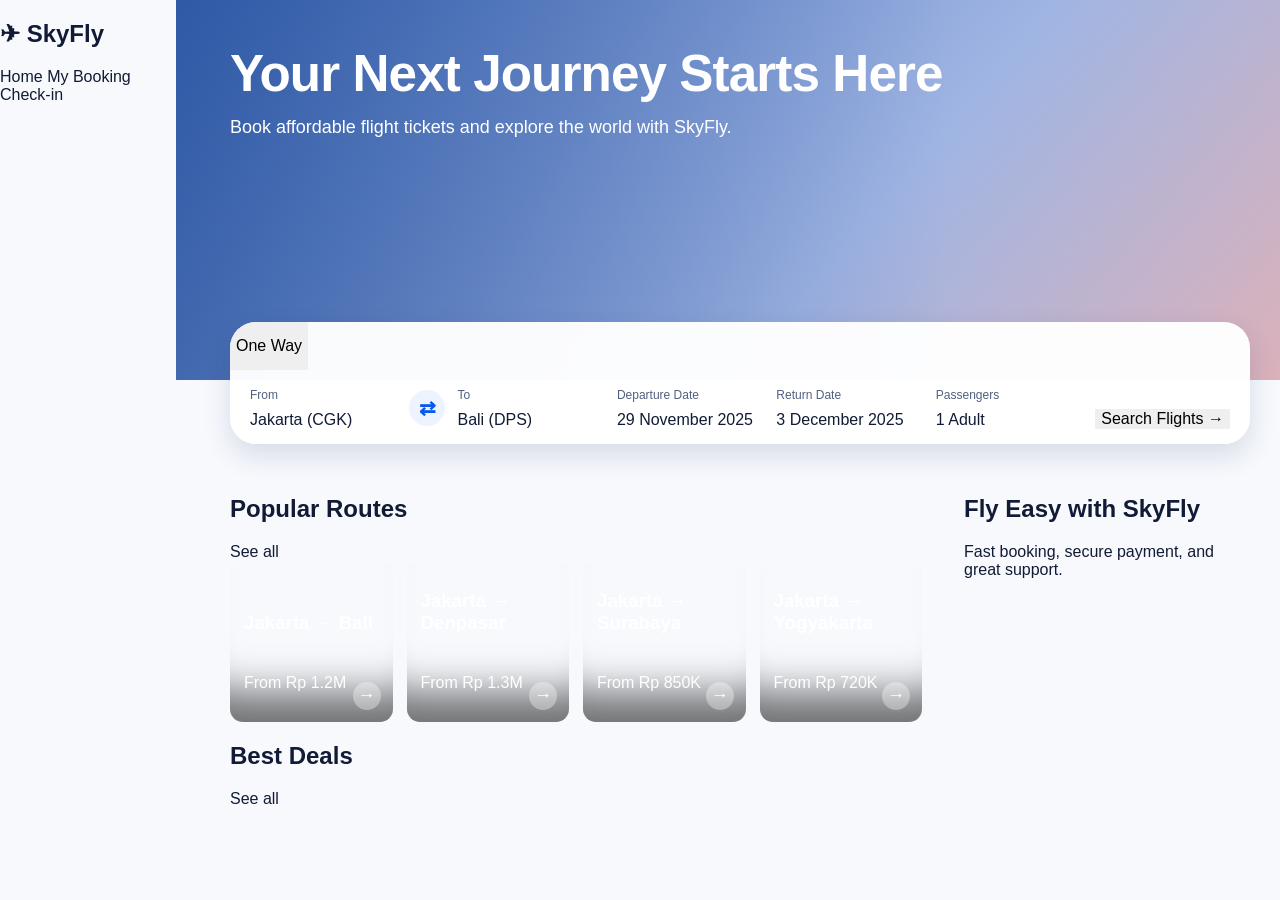
<file: LandingPage.html>
<!DOCTYPE html>
<html lang="id">
<head>
    <meta charset="UTF-8">
    <meta name="viewport" content="width=device-width, initial-scale=1.0">
    <title>SkyFly - Book Flights</title>
    <link rel="stylesheet" href="layout.css">
</head>
<body>

    <div class="app">

        <!-- Sidebar -->
        <aside class="sidebar">
            <h2 class="brand">✈ SkyFly</h2>

            <a href="#" class="active">Home</a>
            <a href="#">My Booking</a>
            <a href="#">Check-in</a>
        </aside>

        <!-- Main Content -->
        <main class="main">

            <!-- Header -->
          <section class="hero"> 

                <div class="hero-overlay">
                <div class="navbar">
               
          </div>

        <h1>Your Next Journey Starts Here</h1>
        <p>Book affordable flight tickets and explore the world with SkyFly.</p>
    </div>

</section>


            <!-- Flight Search -->
            <section class="search">

                <div class="tabs">
                    <button class="Oneway">One Way</button>
                </div>

                <div class="form">

                    <div class="field">
                        <label>From</label>
                        <span id="from">Jakarta (CGK)</span>
                    </div>

                    <button class="swap" id="swap">⇄</button>

                    <div class="field">
                        <label>To</label>
                        <span id="to">Bali (DPS)</span>
                    </div>

                    <div class="field">
                        <label>Departure Date</label>
                        <span>29 November 2025</span>
                    </div>

                    <div class="field">
                        <label>Return Date</label>
                        <span>3 December 2025</span>
                    </div>

                    <div class="field">
                        <label>Passengers</label>
                        <span>1 Adult</span>
                    </div>

                    <button class="search-button">Search Flights →</button>

                </div>
            </section>

            <!-- Popular Routes -->
            <section class="content">

                <div class="left-content">

                    <div class="section-title">
                        <h2>Popular Routes</h2>
                        <a href="#">See all</a>
                    </div>

                    <div class="routes">

                        <div class="route">
                            <h3>Jakarta → Bali</h3>
                            <p>From Rp 1.2M</p>
                        </div>

                        <div class="route">
                            <h3>Jakarta → Denpasar</h3>
                            <p>From Rp 1.3M</p>
                        </div>

                        <div class="route">
                            <h3>Jakarta → Surabaya</h3>
                            <p>From Rp 850K</p>
                        </div>

                        <div class="route">
                            <h3>Jakarta → Yogyakarta</h3>
                            <p>From Rp 720K</p>
                        </div>

                    </div>

                    <!-- Best Deals -->
                    <div class="section-title">
                        <h2>Best Deals</h2>
                        <a href="#">See all</a>
                    </div>

                    <div id="deals"></div>

                </div>

                <!-- Information -->
                <aside class="info">
                    <h2>Fly Easy with SkyFly</h2>
                    <p>Fast booking, secure payment, and great support.</p>
                </aside>

            </section>

        </main>
    </div>

    <script src="interactive.js"></script>
</body>
</html>
</file>
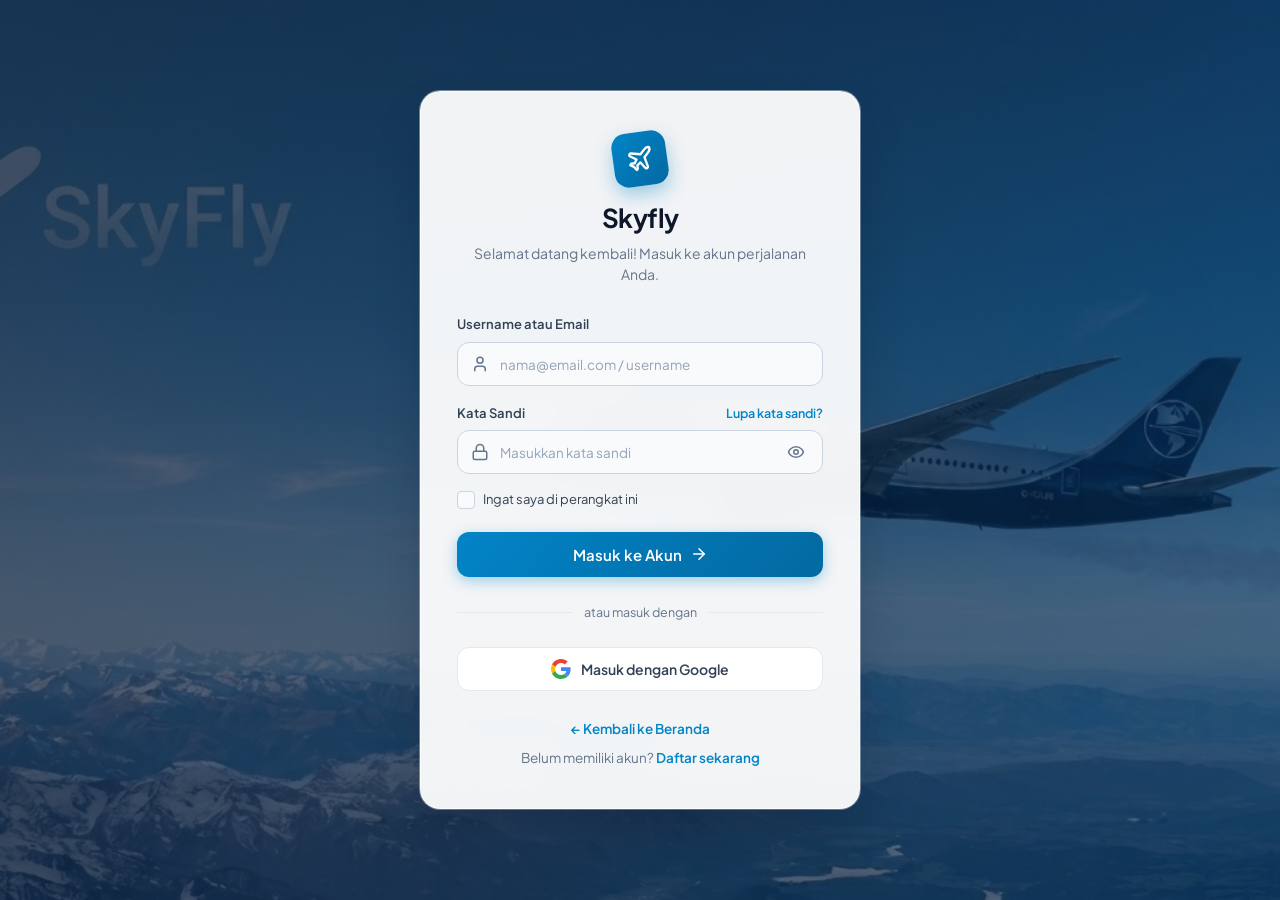
<file: LoginPageSkyfly.html>
<!DOCTYPE html>
<html lang="id">
<head>
    <meta charset="UTF-8">
    <meta name="viewport" content="width=device-width, initial-scale=1.0">
    <title>Skyfly Airlines - Masuk ke Akun</title>
    <!-- Google Fonts: Plus Jakarta Sans -->
    <link rel="preconnect" href="https://fonts.googleapis.com">
    <link rel="preconnect" href="https://fonts.gstatic.com" crossorigin>
    <link href="https://fonts.googleapis.com/css2?family=Plus+Jakarta+Sans:wght@400;500;600;700&display=swap" rel="stylesheet">
    <link rel="stylesheet" href="LoginPageSkyfly.css">
</head>
<body>
    <main class="login-container">
        <div class="login-card">
            <!-- Brand / Logo Header -->
            <div class="brand-header">
                <div class="brand-icon">
                    <svg viewBox="0 0 24 24" width="28" height="28" fill="none" stroke="currentColor" stroke-width="2" stroke-linecap="round" stroke-linejoin="round">
                        <path d="M17.8 19.2 16 11l3.5-3.5C21 6 21.5 4 21 3c-1-.5-3 0-4.5 1.5L13 8 4.8 6.2c-.5-.1-.9.1-1.1.5l-.3.5c-.2.5-.1 1 .3 1.3L9 12l-2 3H4l-1 1 3 2 2 3 1-1v-3l3-2 3.5 5.3c.3.4.8.5 1.3.3l.5-.3c.4-.2.6-.6.5-1.1z"/>
                    </svg>
                </div>
                <h1 class="brand-title">Skyfly</h1>
                <p class="brand-subtitle">Selamat datang kembali! Masuk ke akun perjalanan Anda.</p>
            </div>

            <!-- Login Form -->
            <form action="#" method="POST" class="login-form" autocomplete="on">
                <!-- Username / Email Field -->
                <div class="form-group">
                    <label for="username">Username atau Email</label>
                    <div class="input-wrapper">
                        <span class="input-icon">
                            <svg viewBox="0 0 24 24" width="18" height="18" fill="none" stroke="currentColor" stroke-width="2" stroke-linecap="round" stroke-linejoin="round">
                                <path d="M19 21v-2a4 4 0 0 0-4-4H9a4 4 0 0 0-4 4v2"/>
                                <circle cx="12" cy="7" r="4"/>
                            </svg>
                        </span>
                        <input 
                            type="text" 
                            id="username" 
                            name="username" 
                            placeholder="nama@email.com / username" 
                            required 
                            autocomplete="username"
                        />
                    </div>
                </div>

                <!-- Password Field -->
                <div class="form-group">
                    <div class="label-row">
                        <label for="password">Kata Sandi</label>
                        <a href="#" class="forgot-link">Lupa kata sandi?</a>
                    </div>
                    <div class="input-wrapper">
                        <span class="input-icon">
                            <svg viewBox="0 0 24 24" width="18" height="18" fill="none" stroke="currentColor" stroke-width="2" stroke-linecap="round" stroke-linejoin="round">
                                <rect width="18" height="11" x="3" y="11" rx="2" ry="2"/>
                                <path d="M7 11V7a5 5 0 0 1 10 0v4"/>
                            </svg>
                        </span>
                        <input 
                            type="password" 
                            id="password" 
                            name="password" 
                            placeholder="Masukkan kata sandi" 
                            required 
                            autocomplete="current-password"
                        />
                        <button type="button" class="toggle-password" id="togglePassword" aria-label="Tampilkan kata sandi">
                            <svg id="eyeIcon" viewBox="0 0 24 24" width="18" height="18" fill="none" stroke="currentColor" stroke-width="2" stroke-linecap="round" stroke-linejoin="round">
                                <path d="M2 12s3-7 10-7 10 7 10 7-3 7-10 7-10-7-10-7Z"/>
                                <circle cx="12" cy="12" r="3"/>
                            </svg>
                        </button>
                    </div>
                </div>

                <!-- Remember Me Checkbox -->
                <div class="remember-group">
                    <label class="custom-checkbox">
                        <input type="checkbox" name="remember" id="remember">
                        <span class="checkmark"></span>
                        <span class="checkbox-text">Ingat saya di perangkat ini</span>
                    </label>
                </div>

                <!-- Submit Button -->
                <button type="submit" class="btn-submit">
                    <span>Masuk ke Akun</span>
                    <svg viewBox="0 0 24 24" width="18" height="18" fill="none" stroke="currentColor" stroke-width="2" stroke-linecap="round" stroke-linejoin="round">
                        <path d="M5 12h14"/>
                        <path d="m12 5 7 7-7 7"/>
                    </svg>
                </button>

                <!-- Divider -->
                <div class="divider">
                    <span>atau masuk dengan</span>
                </div>

                <!-- Social Login Buttons -->
                <div class="social-row">
                    <button type="button" class="btn-social btn-google" aria-label="Masuk dengan Google">
                        <svg viewBox="0 0 48 48" width="20" height="20">
                            <path fill="#EA4335" d="M24 9.5c3.54 0 6.71 1.22 9.21 3.6l6.85-6.85C35.9 2.38 30.47 0 24 0 14.62 0 6.51 5.38 2.56 13.22l7.98 6.19C12.43 13.72 17.74 9.5 24 9.5z"/>
                            <path fill="#4285F4" d="M46.98 24.55c0-1.57-.15-3.09-.38-4.55H24v9.02h12.94c-.58 2.96-2.26 5.48-4.78 7.18l7.73 6c4.51-4.18 7.09-10.36 7.09-17.65z"/>
                            <path fill="#FBBC05" d="M10.53 28.59c-.48-1.45-.76-2.99-.76-4.59s.27-3.14.76-4.59l-7.98-6.19C.92 16.46 0 20.12 0 24c0 3.88.92 7.54 2.56 10.78l7.97-6.19z"/>
                            <path fill="#34A853" d="M24 48c6.48 0 11.93-2.13 15.89-5.81l-7.73-6c-2.15 1.45-4.92 2.3-8.16 2.3-6.26 0-11.57-4.22-13.47-9.91l-7.98 6.19C6.51 42.62 14.62 48 24 48z"/>
                        </svg>
                        <span>Masuk dengan Google</span>
                    </button>
                </div>
            </form>

            <!-- Card Footer -->
            <footer class="card-footer">
                <p><a href="index.html" class="register-link">← Kembali ke Beranda</a></p>
                <p style="margin-top:8px">Belum memiliki akun? <a href="#" class="register-link">Daftar sekarang</a></p>
            </footer>
        </div>
    </main>

    <!-- Password visibility toggle script -->
    <script>
        const togglePassword = document.getElementById('togglePassword');
        const passwordInput = document.getElementById('password');
        const eyeIcon = document.getElementById('eyeIcon');

        if (togglePassword && passwordInput) {
            togglePassword.addEventListener('click', () => {
                const isPassword = passwordInput.type === 'password';
                passwordInput.type = isPassword ? 'text' : 'password';

                if (isPassword) {
                    eyeIcon.innerHTML = `
                        <path d="M9.88 9.88a3 3 0 1 0 4.24 4.24"/>
                        <path d="M10.73 5.08A10.43 10.43 0 0 1 12 5c7 0 10 7 10 7a13.16 13.16 0 0 1-1.67 2.68"/>
                        <path d="M6.61 6.61A13.526 13.526 0 0 0 2 12s3 7 10 7a9.74 9.74 0 0 0 5.39-1.61"/>
                        <line x1="2" x2="22" y1="2" y2="22"/>
                    `;
                    togglePassword.setAttribute('aria-label', 'Sembunyikan kata sandi');
                } else {
                    eyeIcon.innerHTML = `
                        <path d="M2 12s3-7 10-7 10 7 10 7-3 7-10 7-10-7-10-7Z"/>
                        <circle cx="12" cy="12" r="3"/>
                    `;
                    togglePassword.setAttribute('aria-label', 'Tampilkan kata sandi');
                }
            });
        }
    </script>
    <!-- Login -> Profil -->
    <script src="auth.js"></script>
    <script>
        document.querySelector('.login-form').addEventListener('submit', (e) => {
            e.preventDefault();
            const username = document.getElementById('username').value.trim();
            const remember = document.getElementById('remember').checked;
            if (!username) return;
            Auth.login(username, remember);
            window.location.href = 'profil.html?welcome=1';
        });
    </script>
</body>
</html>
</file>
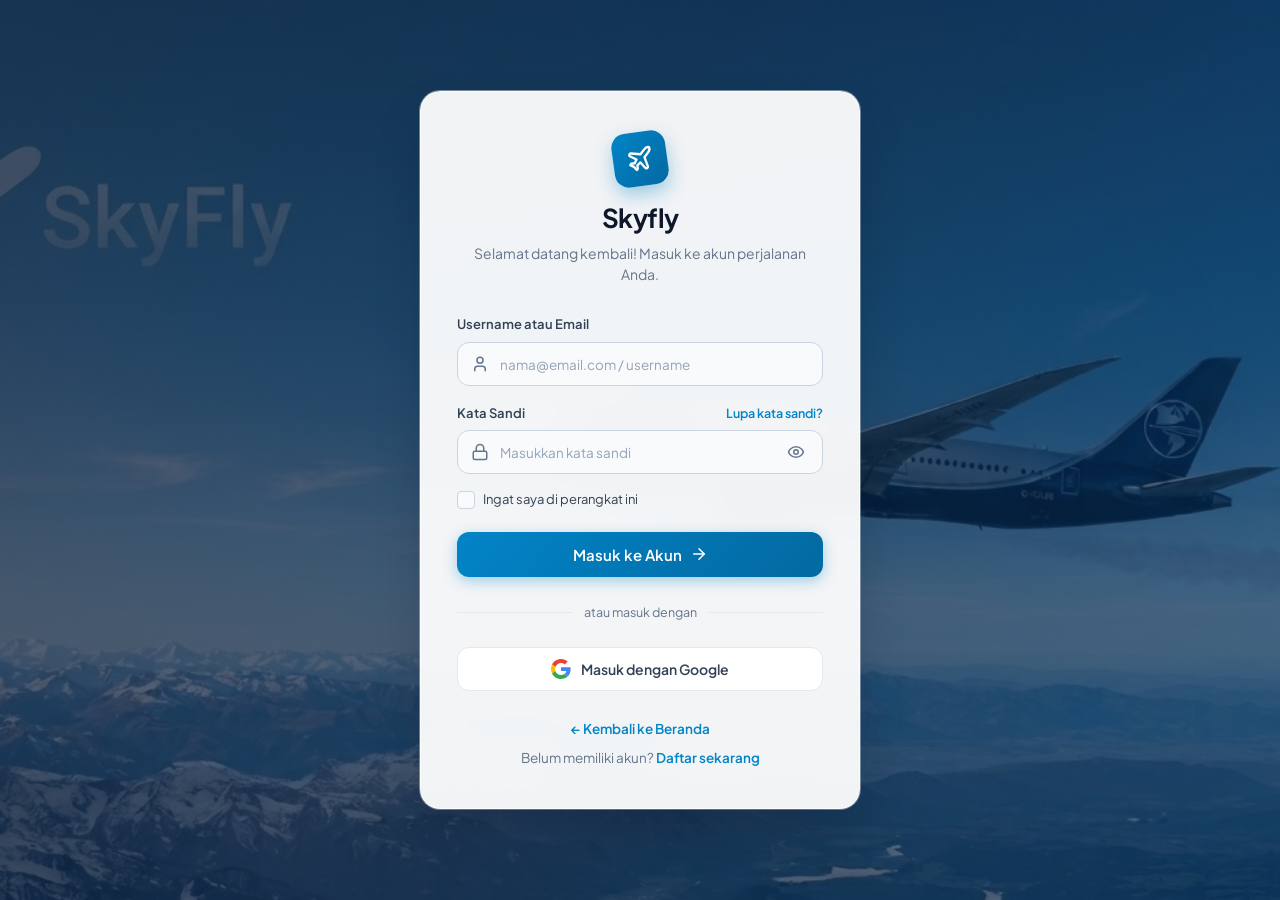
<file: profil.html>
<!DOCTYPE html>
<html lang="id">
<head>
  <meta charset="UTF-8">
  <meta name="viewport" content="width=device-width, initial-scale=1">
  <title>Profil | SkyFly</title>
  <link rel="stylesheet" href="layout.css">
  <link rel="stylesheet" href="profil.css">
  <script src="auth.js"></script>
  <script>Auth.require();</script>
</head>
<body>
<div class="app">

    <aside class="side">
        <div class="logo">
            <svg class="i plane" viewBox="0 0 24 24">
                <path d="M2 14l20-9-6 16-4-6-6-1z"/>
            </svg>
            SkyFly
        </div>

        <nav>
            <a href="index.html">
                <svg class="i" viewBox="0 0 24 24"><path d="M3 11l9-8 9 8v10h-6v-6H9v6H3z"/></svg>
                Home
            </a>
            <a href="index.html?page=booking">
                <svg class="i" viewBox="0 0 24 24"><rect x="3" y="5" width="18" height="14" rx="3"/><path d="M9 5v14"/></svg>
                My Booking
            </a>
            <a href="index.html?page=checkin">
                <svg class="i" viewBox="0 0 24 24"><circle cx="12" cy="12" r="9"/><path d="M8 12l3 3 5-6"/></svg>
                Check-in
            </a>
            <a href="profil.html" class="on">
                <svg class="i" viewBox="0 0 24 24"><circle cx="12" cy="8" r="4"/><path d="M4 21c0-4 4-6 8-6s8 2 8 6"/></svg>
                Profile
            </a>
            <a href="index.html?page=help">
                <svg class="i" viewBox="0 0 24 24"><circle cx="12" cy="12" r="9"/><path d="M9.5 9.5a2.5 2.5 0 1 1 3.5 2.3c-.7.4-1 .9-1 1.7M12 17h.01"/></svg>
                Help
            </a>
            <a href="#" id="pfLogout">
                <svg class="i" viewBox="0 0 24 24"><path d="M9 21H5a2 2 0 0 1-2-2V5a2 2 0 0 1 2-2h4M16 17l5-5-5-5M21 12H9"/></svg>
                Logout
            </a>
        </nav>

        <div class="promo">
            <div class="promo-icon">✈</div>
            <h3>Travel More,<br>Pay Less!</h3>
            <p>Get exclusive deals only here.</p>
            <a href="index.html#deals" class="pill">Explore Deals →</a>
        </div>

        <div class="bali">
            <span>Discover<br>Bali</span>
            <span class="bali-arrow">→</span>
        </div>
    </aside>

    <main>
<section class="pf-page">
  <div class="pf-head">
    <h1>Profil Saya</h1>
    <p>Lengkapi data Anda agar pemesanan tiket berikutnya lebih cepat.</p>
  </div>

  <form id="pfForm" class="pf-layout" novalidate>
    <!-- Kartu kiri -->
    <div class="pf-card pf-summary">
      <label class="pf-avatar" for="pfPhoto" title="Ganti foto">
        <img id="pfAvatarImg" alt="" hidden>
        <span id="pfAvatarInitial">R</span>
      </label>
      <input type="file" id="pfPhoto" accept="image/*" hidden>
      <div class="pf-photo-actions">
        <button type="button" class="pf-btn pf-ghost pf-small" id="pfChangePhoto">Ganti foto</button>
        <button type="button" class="pf-link" id="pfRemovePhoto" hidden>Hapus foto</button>
      </div>
      <p class="pf-hint">JPG atau PNG, maksimal 3 MB</p>
      <h2 id="pfDisplayName">Nama Lengkap</h2>
      <p id="pfDisplayEmail" class="pf-muted">email@contoh.com</p>
      <div class="pf-progress">
        <div class="pf-progress-head"><span>Kelengkapan profil</span><strong id="pfPct">0%</strong></div>
        <div class="pf-bar"><div id="pfBarFill"></div></div>
      </div>
    </div>

    <!-- Kolom kanan -->
    <div class="pf-fields">
      <div class="pf-card">
        <h3>Data pribadi</h3>
        <div class="pf-grid">
          <div class="pf-field">
            <label for="pfFullName">Nama lengkap (sesuai KTP/paspor)</label>
            <input id="pfFullName" name="fullName" placeholder="Contoh: Rina Putri Lestari">
            <small class="pf-error"></small>
          </div>
          <div class="pf-field">
            <label for="pfGender">Jenis kelamin</label>
            <select id="pfGender" name="gender">
              <option value="">Pilih</option><option>Laki-laki</option><option>Perempuan</option>
            </select>
            <small class="pf-error"></small>
          </div>
          <div class="pf-field">
            <label for="pfBirth">Tanggal lahir</label>
            <input type="date" id="pfBirth" name="birth">
            <small class="pf-error"></small>
          </div>
          <div class="pf-field">
            <label for="pfNationality">Kewarganegaraan</label>
            <input id="pfNationality" name="nationality" value="Indonesia">
            <small class="pf-error"></small>
          </div>
        </div>
      </div>

      <div class="pf-card">
        <h3>Kontak</h3>
        <div class="pf-grid">
          <div class="pf-field">
            <label for="pfEmail">Email</label>
            <input type="email" id="pfEmail" name="email" placeholder="nama@email.com">
            <small class="pf-error"></small>
          </div>
          <div class="pf-field">
            <label for="pfPhone">Nomor WhatsApp</label>
            <input type="tel" id="pfPhone" name="phone" placeholder="08123456789">
            <small class="pf-error"></small>
          </div>
          <div class="pf-field pf-full">
            <label for="pfCity">Kota asal</label>
            <input id="pfCity" name="city" list="pfCities" placeholder="Jakarta (CGK)">
            <datalist id="pfCities">
              <option value="Jakarta (CGK)"><option value="Surabaya (SUB)">
              <option value="Yogyakarta (YIA)"><option value="Bali (DPS)"><option value="Semarang (SRG)">
            </datalist>
          </div>
        </div>
      </div>

      <div class="pf-card">
        <h3>Dokumen perjalanan</h3>
        <div class="pf-grid">
          <div class="pf-field">
            <label for="pfId">Nomor KTP (16 digit)</label>
            <input id="pfId" name="idNumber" inputmode="numeric" maxlength="16" placeholder="3374xxxxxxxxxxxx">
            <small class="pf-error"></small>
          </div>
          <div class="pf-field">
            <label for="pfPassport">Nomor paspor</label>
            <input id="pfPassport" name="passport" maxlength="8" placeholder="A1234567">
            <small class="pf-error"></small>
          </div>
        </div>
      </div>

      <div class="pf-actions">
        <a href="index.html" class="pf-btn pf-ghost" id="pfSkip">Ke Beranda</a>
        <button type="button" class="pf-btn pf-ghost" id="pfReset">Reset</button>
        <button type="submit" class="pf-btn pf-primary">Simpan profil</button>
      </div>
    </div>
  </form>

  <div id="pfToast" role="status" aria-live="polite"></div>
</section>
    </main>
</div>

<script src="profil.js"></script>
</body>
</html>
</file>
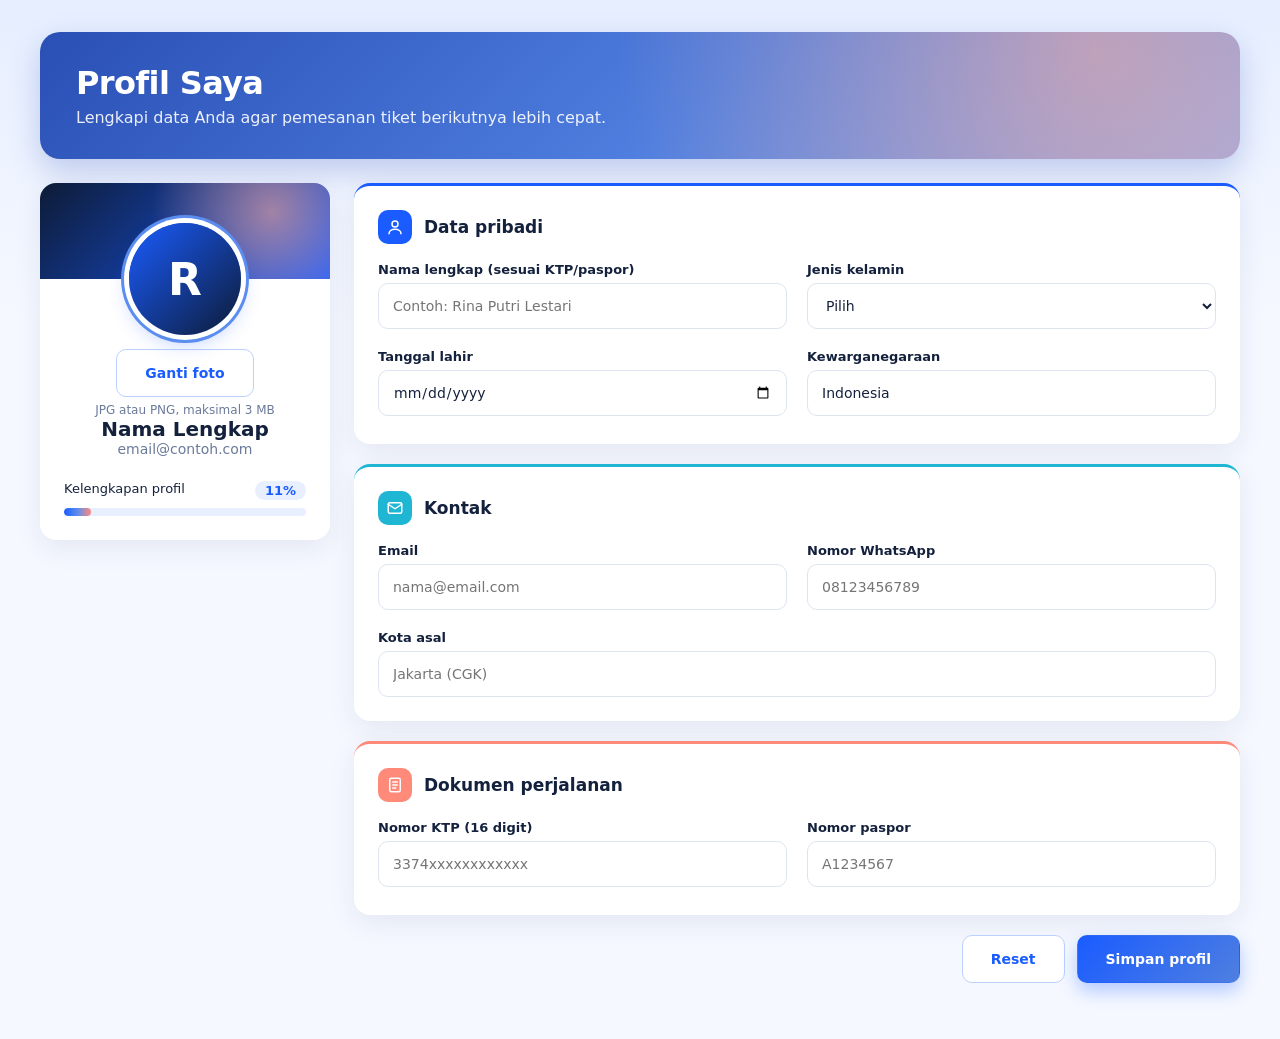
<file: profil2.html>
<!DOCTYPE html>
<html lang="id">
<head>
  <meta charset="UTF-8">
  <meta name="viewport" content="width=device-width, initial-scale=1">
  <title>Profil | SkyFly</title>
  <style>
    body { margin: 0; font-family: "Inter", "Segoe UI", system-ui, sans-serif; }

/* Profil SkyFly - semua selector dibatasi di dalam .pf-page agar tidak bentrok */
.pf-page {
  --pf-navy: #0d1b36;
  --pf-blue: #1a5cff;
  --pf-blue-dark: #1247cc;
  --pf-blue-soft: #e8efff;
  --pf-sky: #5b8def;
  --pf-text: #14213d;
  --pf-muted: #6b7a99;
  --pf-line: #dde4f0;
  --pf-danger: #d93d4a;
  --pf-ok: #1f9d6b;
  color: var(--pf-text);
  padding: 32px 40px 56px;
}
.pf-page *, .pf-page *::before, .pf-page *::after { box-sizing: border-box; }
.pf-page h1, .pf-page h2, .pf-page h3, .pf-page p { margin: 0; }

.pf-head h1 { font-size: 32px; font-weight: 800; letter-spacing: -.02em; }
.pf-head p { margin-top: 6px; color: var(--pf-muted); }

.pf-layout {
  display: grid;
  grid-template-columns: 290px 1fr;
  gap: 24px;
  margin-top: 24px;
  align-items: start;
}
.pf-card {
  background: #fff;
  border-radius: 16px;
  padding: 24px;
  box-shadow: 0 8px 28px rgba(20, 40, 90, .08);
}
.pf-fields { display: grid; gap: 20px; }
.pf-card h3 { font-size: 17px; margin-bottom: 18px; }

/* Ringkasan */
.pf-summary { text-align: center; position: sticky; top: 24px; }
.pf-avatar {
  width: 112px; height: 112px;
  margin: 0 auto 16px;
  border-radius: 50%;
  background: var(--pf-navy);
  color: #fff;
  display: grid; place-items: center;
  font-size: 44px; font-weight: 700;
  cursor: pointer;
  overflow: hidden;
  position: relative;
  outline: 4px solid var(--pf-blue-soft);
  transition: outline-color .2s;
}
.pf-avatar:hover { outline-color: var(--pf-sky); }
.pf-avatar img { width: 100%; height: 100%; object-fit: cover; }
.pf-avatar::after {
  content: "Ganti foto";
  position: absolute; inset: auto 0 0 0;
  background: rgba(13, 27, 54, .7);
  font-size: 11px; padding: 6px 0;
  transform: translateY(100%);
  transition: transform .2s;
}
.pf-avatar:hover::after { transform: none; }
.pf-photo-actions { display: flex; justify-content: center; align-items: center; gap: 14px; margin-bottom: 6px; }
.pf-small { height: 36px; padding: 0 18px; font-size: 13px; }
.pf-link {
  background: none; border: 0; padding: 0;
  color: var(--pf-danger);
  font: inherit; font-size: 13px; font-weight: 600;
  cursor: pointer;
}
.pf-link:hover { text-decoration: underline; }
.pf-link:focus-visible { outline: 3px solid var(--pf-sky); outline-offset: 2px; border-radius: 4px; }
.pf-hint { font-size: 12px; color: var(--pf-muted); margin-bottom: 16px; }
.pf-summary h2 { font-size: 20px; }
.pf-muted { color: var(--pf-muted); font-size: 14px; margin-top: 4px; word-break: break-all; }

.pf-progress { margin-top: 24px; text-align: left; }
.pf-progress-head { display: flex; justify-content: space-between; font-size: 13px; margin-bottom: 8px; }
.pf-progress-head strong { color: var(--pf-blue); }
.pf-bar { height: 8px; background: var(--pf-blue-soft); border-radius: 99px; overflow: hidden; }
#pfBarFill {
  height: 100%; width: 0;
  background: linear-gradient(90deg, var(--pf-blue), var(--pf-sky));
  border-radius: 99px;
  transition: width .4s ease;
}

/* Form */
.pf-grid { display: grid; grid-template-columns: 1fr 1fr; gap: 16px 20px; }
.pf-full { grid-column: 1 / -1; }
.pf-field label { display: block; font-size: 13px; font-weight: 600; margin-bottom: 6px; }
.pf-field input, .pf-field select {
  width: 100%; height: 46px;
  padding: 0 14px;
  border: 1.5px solid var(--pf-line);
  border-radius: 10px;
  background: #fff;
  font: inherit; font-size: 14px;
  color: var(--pf-text);
  transition: border-color .15s, box-shadow .15s;
}
.pf-field input:focus, .pf-field select:focus {
  outline: none;
  border-color: var(--pf-blue);
  box-shadow: 0 0 0 4px var(--pf-blue-soft);
}
.pf-field.pf-invalid input, .pf-field.pf-invalid select { border-color: var(--pf-danger); }
.pf-error { display: block; color: var(--pf-danger); font-size: 12px; margin-top: 4px; }

.pf-actions { display: flex; justify-content: flex-end; gap: 12px; }
.pf-btn {
  height: 48px; padding: 0 28px;
  border-radius: 10px;
  font: inherit; font-weight: 600; font-size: 14px;
  cursor: pointer;
  border: 1.5px solid transparent;
  transition: background .15s, transform .1s;
}
.pf-btn:active { transform: scale(.98); }
.pf-btn:focus-visible { outline: 3px solid var(--pf-sky); outline-offset: 2px; }
.pf-primary { background: var(--pf-blue); color: #fff; }
.pf-primary:hover { background: var(--pf-blue-dark); }
.pf-ghost { background: #fff; border-color: var(--pf-line); color: var(--pf-text); }
.pf-ghost:hover { background: var(--pf-blue-soft); }

/* Toast */
#pfToast {
  position: fixed; bottom: 28px; left: 50%;
  transform: translate(-50%, 20px);
  background: #0d1b36; color: #fff;
  padding: 14px 22px;
  border-radius: 12px;
  font-size: 14px;
  opacity: 0; pointer-events: none;
  transition: opacity .25s, transform .25s;
  z-index: 999;
}
#pfToast.pf-show { opacity: 1; transform: translate(-50%, 0); }
#pfToast.pf-ok { border-left: 4px solid #1f9d6b; }
#pfToast.pf-bad { border-left: 4px solid #d93d4a; }

/* Responsif */
@media (max-width: 960px) {
  .pf-page { padding: 24px 20px 40px; }
  .pf-layout { grid-template-columns: 1fr; }
  .pf-summary { position: static; }
}
@media (max-width: 640px) {
  .pf-grid { grid-template-columns: 1fr; }
  .pf-actions .pf-btn { flex: 1; }
}
@media (prefers-reduced-motion: reduce) {
  .pf-page *, #pfToast { transition: none !important; }
}

/* ================= TEMA WARNA SKYFLY ================= */
.pf-page {
  --pf-sunset: #ff8a7a;
  --pf-cyan: #1fb6d4;
  background: linear-gradient(180deg, #e6eeff 0%, #f5f8ff 320px);
}

/* Banner judul: langit biru dengan semburat senja seperti hero */
.pf-head {
  padding: 32px 36px;
  border-radius: 20px;
  color: #fff;
  background:
    radial-gradient(circle at 88% 15%, rgba(255, 170, 150, .55), transparent 45%),
    linear-gradient(135deg, #2a4fb5 0%, #4f7fe0 55%, #8aa9ee 100%);
  box-shadow: 0 12px 30px rgba(42, 79, 181, .25);
}
.pf-head p { color: rgba(255, 255, 255, .9); }

/* Kartu foto: sampul gradasi + foto menimpa sampul */
.pf-summary { overflow: hidden; padding-top: 0; }
.pf-summary::before {
  content: "";
  display: block;
  height: 96px;
  margin: 0 -24px;
  background:
    radial-gradient(circle at 80% 30%, rgba(255, 170, 150, .6), transparent 50%),
    linear-gradient(135deg, #0d1b36 0%, #1a5cff 100%);
}
.pf-avatar {
  margin: -56px auto 14px;
  background: linear-gradient(135deg, #1a5cff, #0d1b36);
  outline: none;
  box-shadow: 0 0 0 5px #fff, 0 0 0 8px var(--pf-sky), 0 8px 20px rgba(26, 92, 255, .3);
}
.pf-avatar:hover { box-shadow: 0 0 0 5px #fff, 0 0 0 8px var(--pf-sunset), 0 8px 20px rgba(255, 138, 122, .35); }

/* Progres: biru ke senja */
#pfBarFill { background: linear-gradient(90deg, #1a5cff, #5b8def, var(--pf-sunset)); }
#pfPct {
  background: var(--pf-blue-soft);
  padding: 2px 10px;
  border-radius: 99px;
}

/* Judul tiap bagian: chip ikon berwarna */
.pf-card h3 { display: flex; align-items: center; gap: 12px; }
.pf-card h3::before {
  content: "";
  width: 34px; height: 34px;
  border-radius: 10px;
  background-repeat: no-repeat;
  background-position: center;
  background-size: 18px;
  flex-shrink: 0;
}
.pf-fields > .pf-card { border-top: 3px solid transparent; }
.pf-fields > .pf-card:nth-child(1) { border-top-color: #1a5cff; }
.pf-fields > .pf-card:nth-child(2) { border-top-color: #1fb6d4; }
.pf-fields > .pf-card:nth-child(3) { border-top-color: #ff8a7a; }
.pf-fields > .pf-card:nth-child(1) h3::before { background-image: url("data:image/svg+xml,%3Csvg xmlns='http://www.w3.org/2000/svg' viewBox='0 0 24 24' fill='none' stroke='white' stroke-width='2' stroke-linecap='round' stroke-linejoin='round'%3E%3Ccircle cx='12' cy='8' r='4'/%3E%3Cpath d='M4 21c0-4 4-6 8-6s8 2 8 6'/%3E%3C/svg%3E");  background-color: #1a5cff; }
.pf-fields > .pf-card:nth-child(2) h3::before { background-image: url("data:image/svg+xml,%3Csvg xmlns='http://www.w3.org/2000/svg' viewBox='0 0 24 24' fill='none' stroke='white' stroke-width='2' stroke-linecap='round' stroke-linejoin='round'%3E%3Crect x='3' y='5' width='18' height='14' rx='2'/%3E%3Cpath d='M3 7l9 6 9-6'/%3E%3C/svg%3E");  background-color: #1fb6d4; }
.pf-fields > .pf-card:nth-child(3) h3::before { background-image: url("data:image/svg+xml,%3Csvg xmlns='http://www.w3.org/2000/svg' viewBox='0 0 24 24' fill='none' stroke='white' stroke-width='2' stroke-linecap='round' stroke-linejoin='round'%3E%3Crect x='5' y='3' width='14' height='18' rx='2'/%3E%3Cpath d='M9 8h6M9 12h6M9 16h4'/%3E%3C/svg%3E");   background-color: #ff8a7a; }

/* Tombol */
.pf-primary {
  background: linear-gradient(135deg, #1a5cff, #4f7fe0);
  box-shadow: 0 8px 18px rgba(26, 92, 255, .3);
}
.pf-primary:hover { background: linear-gradient(135deg, #1247cc, #1a5cff); }
.pf-ghost { color: var(--pf-blue); border-color: #bcd0ff; }
.pf-field input:hover, .pf-field select:hover { border-color: #bcd0ff; }
  </style>
</head>
<body>
<section class="pf-page">
  <div class="pf-head">
    <h1>Profil Saya</h1>
    <p>Lengkapi data Anda agar pemesanan tiket berikutnya lebih cepat.</p>
  </div>

  <form id="pfForm" class="pf-layout" novalidate>
    <!-- Kartu kiri -->
    <div class="pf-card pf-summary">
      <label class="pf-avatar" for="pfPhoto" title="Ganti foto">
        <img id="pfAvatarImg" alt="" hidden>
        <span id="pfAvatarInitial">R</span>
      </label>
      <input type="file" id="pfPhoto" accept="image/*" hidden>
      <div class="pf-photo-actions">
        <button type="button" class="pf-btn pf-ghost pf-small" id="pfChangePhoto">Ganti foto</button>
        <button type="button" class="pf-link" id="pfRemovePhoto" hidden>Hapus foto</button>
      </div>
      <p class="pf-hint">JPG atau PNG, maksimal 3 MB</p>
      <h2 id="pfDisplayName">Nama Lengkap</h2>
      <p id="pfDisplayEmail" class="pf-muted">email@contoh.com</p>
      <div class="pf-progress">
        <div class="pf-progress-head"><span>Kelengkapan profil</span><strong id="pfPct">0%</strong></div>
        <div class="pf-bar"><div id="pfBarFill"></div></div>
      </div>
    </div>

    <!-- Kolom kanan -->
    <div class="pf-fields">
      <div class="pf-card">
        <h3>Data pribadi</h3>
        <div class="pf-grid">
          <div class="pf-field">
            <label for="pfFullName">Nama lengkap (sesuai KTP/paspor)</label>
            <input id="pfFullName" name="fullName" placeholder="Contoh: Rina Putri Lestari">
            <small class="pf-error"></small>
          </div>
          <div class="pf-field">
            <label for="pfGender">Jenis kelamin</label>
            <select id="pfGender" name="gender">
              <option value="">Pilih</option><option>Laki-laki</option><option>Perempuan</option>
            </select>
            <small class="pf-error"></small>
          </div>
          <div class="pf-field">
            <label for="pfBirth">Tanggal lahir</label>
            <input type="date" id="pfBirth" name="birth">
            <small class="pf-error"></small>
          </div>
          <div class="pf-field">
            <label for="pfNationality">Kewarganegaraan</label>
            <input id="pfNationality" name="nationality" value="Indonesia">
            <small class="pf-error"></small>
          </div>
        </div>
      </div>

      <div class="pf-card">
        <h3>Kontak</h3>
        <div class="pf-grid">
          <div class="pf-field">
            <label for="pfEmail">Email</label>
            <input type="email" id="pfEmail" name="email" placeholder="nama@email.com">
            <small class="pf-error"></small>
          </div>
          <div class="pf-field">
            <label for="pfPhone">Nomor WhatsApp</label>
            <input type="tel" id="pfPhone" name="phone" placeholder="08123456789">
            <small class="pf-error"></small>
          </div>
          <div class="pf-field pf-full">
            <label for="pfCity">Kota asal</label>
            <input id="pfCity" name="city" list="pfCities" placeholder="Jakarta (CGK)">
            <datalist id="pfCities">
              <option value="Jakarta (CGK)"><option value="Surabaya (SUB)">
              <option value="Yogyakarta (YIA)"><option value="Bali (DPS)"><option value="Semarang (SRG)">
            </datalist>
          </div>
        </div>
      </div>

      <div class="pf-card">
        <h3>Dokumen perjalanan</h3>
        <div class="pf-grid">
          <div class="pf-field">
            <label for="pfId">Nomor KTP (16 digit)</label>
            <input id="pfId" name="idNumber" inputmode="numeric" maxlength="16" placeholder="3374xxxxxxxxxxxx">
            <small class="pf-error"></small>
          </div>
          <div class="pf-field">
            <label for="pfPassport">Nomor paspor</label>
            <input id="pfPassport" name="passport" maxlength="8" placeholder="A1234567">
            <small class="pf-error"></small>
          </div>
        </div>
      </div>

      <div class="pf-actions">
        <button type="button" class="pf-btn pf-ghost" id="pfReset">Reset</button>
        <button type="submit" class="pf-btn pf-primary">Simpan profil</button>
      </div>
    </div>
  </form>

  <div id="pfToast" role="status" aria-live="polite"></div>
</section>

  <script>
// Profil SkyFly - dibungkus IIFE supaya tidak mengganggu variabel global di kode Anda
(function () {
  const STORAGE_KEY = "skyfly_profile";
  const form = document.getElementById("pfForm");
  if (!form) return; // aman jika script dimuat di halaman lain

  const toast = document.getElementById("pfToast");
  const barFill = document.getElementById("pfBarFill");
  const pct = document.getElementById("pfPct");
  const avatarImg = document.getElementById("pfAvatarImg");
  const avatarInitial = document.getElementById("pfAvatarInitial");

  const TRACKED = ["fullName", "gender", "birth", "nationality", "email", "phone", "city", "idNumber", "passport"];

  const rules = {
    fullName: v => (v.trim().length < 3 ? "Nama minimal 3 karakter." : ""),
    gender: v => (!v ? "Pilih jenis kelamin." : ""),
    birth: v => {
      if (!v) return "Tanggal lahir wajib diisi.";
      return new Date(v) > new Date() ? "Tanggal lahir tidak valid." : "";
    },
    nationality: v => (!v.trim() ? "Kewarganegaraan wajib diisi." : ""),
    email: v => (/^[^\s@]+@[^\s@]+\.[^\s@]+$/.test(v) ? "" : "Format email belum benar."),
    phone: v => (/^(\+62|62|0)8\d{8,11}$/.test(v.replace(/[\s-]/g, "")) ? "" : "Gunakan nomor Indonesia, contoh 08123456789."),
    idNumber: v => (v && !/^\d{16}$/.test(v) ? "Nomor KTP harus 16 digit angka." : ""),
    passport: v => (!v ? "Nomor paspor wajib diisi." : !/^[A-Za-z]\d{7}$/.test(v) ? "Format paspor: 1 huruf + 7 angka." : ""),
  };

  function showToast(msg, type = "ok") {
    toast.textContent = msg;
    toast.className = `pf-show pf-${type}`;
    clearTimeout(showToast.t);
    showToast.t = setTimeout(() => (toast.className = ""), 2800);
  }

  function validateField(input) {
    const rule = rules[input.name];
    if (!rule) return true;
    const msg = rule(input.value);
    const wrap = input.closest(".pf-field");
    wrap.classList.toggle("pf-invalid", !!msg);
    wrap.querySelector(".pf-error").textContent = msg;
    return !msg;
  }

  function updateSummary() {
    const name = form.fullName.value.trim();
    document.getElementById("pfDisplayName").textContent = name || "Nama Lengkap";
    document.getElementById("pfDisplayEmail").textContent = form.email.value.trim() || "email@contoh.com";
    if (avatarImg.hidden) avatarInitial.textContent = (name[0] || "R").toUpperCase();

    const filled = TRACKED.filter(n => form[n].value.trim()).length;
    const p = Math.round((filled / TRACKED.length) * 100);
    barFill.style.width = p + "%";
    pct.textContent = p + "%";
  }

  const removeBtn = document.getElementById("pfRemovePhoto");

  function setAvatar(src) {
    avatarImg.src = src;
    avatarImg.hidden = false;
    avatarInitial.hidden = true;
    removeBtn.hidden = false;
  }

  function clearAvatar() {
    avatarImg.removeAttribute("src");
    avatarImg.hidden = true;
    avatarInitial.hidden = false;
    removeBtn.hidden = true;
    updateSummary();
  }

  // Tombol "Ganti foto" membuka pemilih file; "Hapus foto" mengembalikan ke inisial
  document.getElementById("pfChangePhoto").addEventListener("click", () => document.getElementById("pfPhoto").click());
  removeBtn.addEventListener("click", () => {
    clearAvatar();
    showToast("Foto profil dihapus. Klik Simpan profil untuk menyimpan.");
  });

  // Upload foto: dipotong persegi & dikecilkan 256px
  document.getElementById("pfPhoto").addEventListener("change", e => {
    const file = e.target.files[0];
    if (!file) return;
    if (!file.type.startsWith("image/")) return showToast("File harus berupa gambar.", "bad");
    if (file.size > 3 * 1024 * 1024) return showToast("Ukuran foto maksimal 3 MB.", "bad");

    const reader = new FileReader();
    reader.onload = () => {
      const img = new Image();
      img.onload = () => {
        const size = 256, s = Math.min(img.width, img.height);
        const canvas = document.createElement("canvas");
        canvas.width = canvas.height = size;
        canvas.getContext("2d").drawImage(img, (img.width - s) / 2, (img.height - s) / 2, s, s, 0, 0, size, size);
        setAvatar(canvas.toDataURL("image/jpeg", 0.85));
        showToast("Foto diganti. Klik Simpan profil untuk menyimpan.");
      };
      img.src = reader.result;
    };
    reader.readAsDataURL(file);
    e.target.value = ""; // supaya file yang sama bisa dipilih lagi
  });

  form.addEventListener("focusout", e => { if (e.target.name) validateField(e.target); });
  form.addEventListener("input", e => {
    if (e.target.name === "idNumber") e.target.value = e.target.value.replace(/\D/g, "");
    if (e.target.name === "passport") e.target.value = e.target.value.toUpperCase();
    if (e.target.closest(".pf-invalid")) validateField(e.target);
    updateSummary();
  });

  form.addEventListener("submit", e => {
    e.preventDefault();
    const inputs = [...form.querySelectorAll("input[name], select[name]")];
    const invalid = inputs.filter(i => !validateField(i));
    if (invalid.length) {
      invalid[0].focus();
      return showToast("Periksa kembali isian yang bertanda merah.", "bad");
    }

    const data = {};
    inputs.forEach(i => (data[i.name] = i.type === "checkbox" ? i.checked : i.value.trim()));
    data.photo = avatarImg.hidden ? "" : avatarImg.src;

    try {
      localStorage.setItem(STORAGE_KEY, JSON.stringify(data));
      showToast("Profil berhasil disimpan.");
      // Jika sudah ada backend, kirim di sini:
      // fetch("/api/profile", { method: "PUT", headers: { "Content-Type": "application/json" }, body: JSON.stringify(data) });
    } catch {
      showToast("Gagal menyimpan. Coba lagi.", "bad");
    }
  });

  document.getElementById("pfReset").addEventListener("click", () => {
    form.reset();
    clearAvatar();
    form.querySelectorAll(".pf-invalid").forEach(f => f.classList.remove("pf-invalid"));
    form.querySelectorAll(".pf-error").forEach(s => (s.textContent = ""));
    localStorage.removeItem(STORAGE_KEY);
    updateSummary();
    showToast("Formulir dikosongkan.");
  });

  // Isi ulang dari data tersimpan
  try {
    const data = JSON.parse(localStorage.getItem(STORAGE_KEY) || "null");
    if (data) {
      Object.entries(data).forEach(([k, v]) => {
        const el = form.elements[k];
        if (!el) return;
        el.type === "checkbox" ? (el.checked = v) : (el.value = v);
      });
      if (data.photo) setAvatar(data.photo);
    }
  } catch { /* abaikan data rusak */ }
  updateSummary();
})();
  </script>
</body>
</html>
</file>
<file: layout.css>
:root {
  --blue: #0759ed;
  --navy: #101a31;
  --ink: #111b35;
  --muted: #66718e;
  --line: #e2e8f4;
  --tint: #edf2ff;
}

* {
  box-sizing: border-box;
}

html {
  scroll-behavior: smooth;
}

body {
  margin: 0;
  font-family: Arial, Helvetica, sans-serif;
  color: var(--ink);
  background: #f7f9fd;
}

button,
input,
select {
  font: inherit;
}

button {
  cursor: pointer;
  border: none;
}

a {
  color: inherit;
  text-decoration: none;
}

[hidden] {
  display: none !important;
}

.i {
  width: 21px;
  height: 21px;
  fill: none;
  stroke: currentColor;
  stroke-width: 2;
  stroke-linecap: round;
  stroke-linejoin: round;
}

small {
  display: block;
  color: var(--muted);
  font-size: 11px;
  margin-top: 4px;
}

/* APP LAYOUT */

.app {
  display: grid;
  grid-template-columns: 176px minmax(0, 1fr);
  min-height: 100vh;
}

main {
  min-width: 0;
  padding-bottom: 35px;
}

/* SIDEBAR */

.side {
  position: sticky;
  top: 0;
  height: 100vh;
  min-height: 720px;
  padding: 25px 16px 18px;
  display: flex;
  flex-direction: column;
  gap: 7px;
  color: white;
  background: linear-gradient(160deg, #111c34, #0c1528);
  z-index: 5;
}

.logo {
  display: flex;
  align-items: center;
  gap: 8px;
  margin: 2px 0 48px 18px;
  font-size: 20px;
  font-weight: bold;
}

.plane {
  width: 30px;
  height: 30px;
  fill: #1685ff;
  stroke: #1685ff;
}

.side nav {
  display: flex;
  flex-direction: column;
  gap: 9px;
}

.side nav a {
  min-height: 55px;
  display: flex;
  align-items: center;
  gap: 15px;
  padding: 0 14px;
  border-radius: 12px;
  color: #e6ecfa;
  font-size: 14px;
  transition: 0.2s;
}

.side nav a:hover {
  background: rgba(255, 255, 255, 0.09);
}

.side nav a.on {
  color: white;
  background: linear-gradient(100deg, #2876f4, #0757df);
  font-weight: bold;
}

.promo {
  margin-top: auto;
  padding: 17px 15px 16px;
  border-radius: 21px;
  background: linear-gradient(145deg, #263b68, #172849);
}

.promo-icon {
  color: #4d91ff;
  font-size: 38px;
  margin-bottom: 12px;
}

.promo h3 {
  margin: 0 0 10px;
  font-size: 16px;
  line-height: 1.3;
}

.promo p {
  margin: 0 0 14px;
  color: #c4cee4;
  font-size: 12px;
  line-height: 1.4;
}

.pill {
  display: inline-flex;
  align-items: center;
  justify-content: center;
  padding: 10px 14px;
  border-radius: 999px;
  color: #0759ed;
  background: #c9dcff;
  font-size: 11px;
  font-weight: bold;
  white-space: nowrap;
}

.pill.white {
  color: #0759ed;
  background: white;
  padding: 12px 17px;
}

.bali {
  min-height: 230px;
  margin-top: 15px;
  padding: 14px;
  display: flex;
  align-items: flex-end;
  justify-content: space-between;
  border-radius: 15px;
  overflow: hidden;
  color: white;
  font:
    italic bold 22px/1.25 Georgia,
    serif;
  background:
    linear-gradient(to top, rgba(0, 0, 0, 0.65), transparent 62%),
    url('images/bali.jpg') center/cover,
    linear-gradient(135deg, #3d8f6b, #9ccf9b);
}

.bali-arrow {
  width: 27px;
  height: 27px;
  display: grid;
  place-items: center;
  border-radius: 50%;
  color: #0759ed;
  background: white;
  font: bold 17px Arial;
}

/* HERO */

/* HERO */

.hero {
  position: relative;
  min-height: 380px;
  padding: 24px 54px 86px;
  overflow: hidden;
  color: white;
  background: linear-gradient(90deg, rgba(26, 67, 142, 0.48), rgba(31, 70, 139, 0.06) 70%), linear-gradient(130deg, #426ebc, #a8bce9 62%, #e7b8bd);
}

/* VIDEO BACKGROUND */
.hero-video {
    position: absolute;
    inset: 0;
    width: 100%;
    height: 100%;
    object-fit: cover;
    object-position: center;
    z-index: 0;
    pointer-events: none;
}

/* Konten tetap di atas video */
.hero .top,
.hero h1,
.hero p,
.hero .jet {
  position: relative;
  z-index: 1;
}

.top {
  position: relative;
  z-index: 2;
  display: flex;
  align-items: center;
  justify-content: space-between;
}

.menu {
  display: flex;
  align-items: center;
  gap: 42px;
  font-size: 16px;
  font-weight: bold;
}

.user {
  display: flex;
  align-items: center;
  gap: 20px;
}

.bell {
  display: grid;
  place-items: center;
  padding: 7px;
  color: white;
  background: transparent;
}

.bell .i {
  width: 24px;
  height: 24px;
}

.avatar {
  width: 40px;
  height: 40px;
  display: grid;
  place-items: center;
  border-radius: 50%;
  color: white;
  background: #101a31;
  font-weight: bold;
}

.hero h1 {
  position: relative;
  z-index: 1;
  margin: 24px 0 14px;
  font-size: clamp(38px, 4vw, 60px);
  line-height: 1.03;
  letter-spacing: -0.9px;
}

.hero p {
  position: relative;
  z-index: 1;
  margin: 0;
  font-size: 18px;
  line-height: 1.35;
}

.jet {
  position: absolute;
  top: 55px;
  right: 10%;
  width: 260px;
  height: 260px;
  fill: #f1f4ff;
  stroke: #c9d3f2;
  stroke-width: 0.5;
  transform: rotate(-18deg);
  filter: drop-shadow(0 12px 18px rgba(20, 30, 80, 0.3));
}

/* SEARCH */

.search {
  position: relative;
  z-index: 3;
  margin: -58px 30px 0 54px;
  border-radius: 26px;
  background: rgba(255, 255, 255, 0.97);
  box-shadow: 0 12px 28px rgba(21, 43, 91, 0.14);
  overflow: hidden;
}

.tabs {
  min-height: 48px;
  display: flex;
  align-items: stretch;
  gap: 27px;
}

.badge {
  min-width: 109px;
  display: flex;
  align-items: center;
  justify-content: center;
  padding: 0 20px;
  color: white;
  background: #0860eb;
  border-radius: 25px 0 18px 0;
  font-size: 14px;
  font-weight: bold;
}

.tab {
  position: relative;
  padding: 0 12px;
  color: #263452;
  background: transparent;
  font-size: 14px;
}

.tab.on {
  color: #0759ed;
  font-weight: bold;
}

.tab.on::after {
  content: '';
  position: absolute;
  left: 0;
  right: 0;
  bottom: 0;
  height: 2px;
  background: #0759ed;
}

.form {
  display: flex;
  flex-wrap: nowrap;
  align-items: flex-end;
  gap: 12px;
  padding: 18px 20px 15px;
}

.field {
  flex: 1 1 130px;
  min-width: 0;
}

.field label {
  display: block;
  margin: 0 0 9px;
  color: #52607f;
  font-size: 12px;
}

.field input,
.field select {
  width: 100%;
  min-width: 0;
  padding: 10px 8px;
  border: 1px solid var(--line);
  border-radius: 9px;
  color: #182441;
  background: white;
  font-size: 13px;
  font-weight: bold;
}

.swap {
  flex: 0 0 36px;
  width: 36px;
  height: 36px;
  margin-bottom: 3px;
  border-radius: 50%;
  color: #0759ed;
  background: #edf3ff;
  font-size: 20px;
  font-weight: bold;
}

.go {
  padding: 16px 22px;
  border-radius: 15px;
  color: white;
  background: linear-gradient(100deg, #0968f4, #034bdc);
  font-size: 13px;
  font-weight: bold;
  white-space: nowrap;
  box-shadow: 0 5px 12px rgba(5, 83, 220, 0.13);
}

.go:hover,
.book:hover {
  filter: brightness(0.93);
}

.msg {
  margin: 0 20px 15px;
  padding: 10px 14px;
  border-radius: 9px;
  color: #b42318;
  background: #fff0ef;
  font-size: 13px;
}

/* CONTENT */

.content {
  display: grid;
  grid-template-columns: minmax(0, 1fr) 286px;
  gap: 24px 42px;
  align-items: start;
  padding: 31px 30px 0 54px;
}

.head {
  display: flex;
  align-items: center;
  justify-content: space-between;
  margin-bottom: 13px;
}

.head h2 {
  margin: 0;
  font-size: 25px;
  letter-spacing: -0.5px;
}

.head a {
  color: #0759ed;
  font-size: 13px;
  font-weight: bold;
}

/* ROUTES */

.routes {
  display: grid;
  grid-template-columns: repeat(4, minmax(0, 1fr));
  gap: 14px;
}

.route {
  position: relative;
  min-width: 0;
  height: 161px;
  display: flex;
  flex-direction: column;
  justify-content: flex-end;
  align-items: flex-start;
  gap: 5px;
  padding: 14px;
  border-radius: 13px;
  overflow: hidden;
  color: white;
  text-align: left;
  background-size: cover;
  box-shadow: inset 0 -70px 40px -40px rgba(0, 0, 0, 0.55);
  transition: 0.2s;
}

.route b {
  font-size: 14px;
}

.route span {
  font-size: 13px;
}

.route::after {
  content: '→';
  position: absolute;
  right: 12px;
  bottom: 12px;
  width: 28px;
  height: 28px;
  display: grid;
  place-items: center;
  border-radius: 50%;
  color: white;
  background: rgba(255, 255, 255, 0.35);
  font-size: 18px;
}

.route:hover {
  transform: translateY(-3px);
  filter: brightness(1.06);
}

.r1 {
  background-image: linear-gradient(to top, rgba(0, 0, 0, 0.68), transparent 60%), url('images/jakarta.jpg');
  background-position: center;
}

.r2 {
  background-image: linear-gradient(to top, rgba(0, 0, 0, 0.68), transparent 60%), url('images/denpasar.jpg');
  background-position: center;
}

.r3 {
  background-image: linear-gradient(to top, rgba(0, 0, 0, 0.68), transparent 60%), url('images/surabaya.jpg');
  background-position: center;
}

.r4 {
  background-image: linear-gradient(to top, rgba(0, 0, 0, 0.68), transparent 60%), url('images/yogyakarta.jpg');
  background-position: center;
}

/* PROMO CARD */

.fly {
  position: relative;
  grid-column: 2;
  grid-row: 1;
  min-height: 255px;
  padding: 55px 24px 22px;
  border-radius: 18px;
  overflow: hidden;
  background:
    url('images/travel-bag.png') right bottom/auto 88% no-repeat,
    linear-gradient(135deg, #eaf0ff, #cbd9ff);
}

.fly h2 {
  position: relative;
  z-index: 1;
  margin: 0 0 12px;
  font-size: 22px;
  line-height: 1.2;
}

.fly p {
  position: relative;
  z-index: 1;
  max-width: 125px;
  margin: 0 0 18px;
  color: #405071;
  font-size: 13px;
  line-height: 1.45;
}

.fly .pill {
  position: relative;
  z-index: 1;
}

.bag {
  position: absolute;
  right: 14px;
  bottom: 6px;
  font-size: 80px;
}

/* FLIGHT DEALS */

.deals-wrap {
  grid-column: 1 / -1;
  min-width: 0;
}

.deal {
  display: grid;
  grid-template-columns: 1.45fr 1fr 0.85fr 0.85fr 0.85fr 1.1fr auto;
  gap: 12px;
  align-items: center;
  min-height: 70px;
  margin-bottom: 0;
  padding: 9px 15px;
  border: 1px solid var(--line);
  border-radius: 17px;
  background: white;
  font-size: 13px;
}

.deal + .deal {
  margin-top: 8px;
}

.deal b {
  font-size: 14px;
}

.air {
  display: flex;
  align-items: center;
  gap: 11px;
  min-width: 0;
}

.logo-b {
  width: 64px;
  height: 54px;
  flex: 0 0 auto;
  display: block;
  border-radius: 10px;
  background: #f2f5fc;
  object-fit: contain;
  padding: 6px;
}

.dur {
  color: #66718e;
  white-space: nowrap;
}

.price {
  color: #0759ed;
  font-size: 20px;
  font-weight: 800;
  white-space: nowrap;
}

.book {
  padding: 12px 19px;
  border-radius: 12px;
  color: white;
  background: #0755e5;
  font-size: 12px;
  font-weight: bold;
  white-space: nowrap;
}

/* DIALOG */

dialog {
  width: min(440px, 94vw);
  padding: 0;
  border: 0;
  border-radius: 18px;
  box-shadow: 0 24px 70px rgba(9, 22, 52, 0.25);
}

dialog::backdrop {
  background: rgba(9, 20, 43, 0.58);
  backdrop-filter: blur(3px);
}

#dlg-body {
  max-height: 85vh;
  overflow: auto;
  padding: 24px;
}

#dlg-body h2 {
  margin: 0 0 15px;
}

.sum {
  margin-bottom: 12px;
  padding: 13px;
  border-radius: 11px;
  background: var(--tint);
  font-size: 13px;
  line-height: 1.65;
}

#bk label {
  display: block;
  margin-bottom: 12px;
  color: var(--muted);
  font-size: 12px;
}

#bk input {
  display: block;
  width: 100%;
  margin-top: 6px;
  padding: 12px;
  border: 1px solid var(--line);
  border-radius: 9px;
  font-size: 14px;
}

.acts {
  display: flex;
  justify-content: flex-end;
  gap: 9px;
  margin-top: 16px;
}

.ghost {
  padding: 12px 16px;
  border-radius: 10px;
  color: #0759ed;
  background: var(--tint);
  font-weight: bold;
}

.done {
  text-align: center;
}

.tick {
  width: 54px;
  height: 54px;
  display: grid;
  place-items: center;
  margin: 0 auto 12px;
  border-radius: 50%;
  color: white;
  background: #0f9668;
  font-size: 28px;
}

.code {
  display: inline-block;
  padding: 9px 16px;
  border-radius: 10px;
  color: #0759ed;
  background: var(--tint);
  font:
    bold 27px 'Courier New',
    monospace;
  letter-spacing: 5px;
}

.code.sm {
  padding: 3px 8px;
  font-size: 13px;
  letter-spacing: 2px;
}

.muted {
  color: var(--muted);
}

/* TOAST */

.toast {
  position: fixed;
  z-index: 20;
  bottom: 24px;
  left: 50%;
  transform: translateX(-50%);
  padding: 12px 20px;
  border-radius: 11px;
  color: white;
  background: #101a31;
  box-shadow: 0 8px 25px rgba(0, 0, 0, 0.2);
  font-size: 13px;
}

/* TABLET */

@media (max-width: 1200px) {
  .content {
    grid-template-columns: minmax(0, 1fr) 250px;
    gap: 22px;
    padding-left: 30px;
  }

  .search {
    margin-left: 30px;
  }

  .form {
    flex-wrap: wrap;
  }

  .field {
    flex-basis: 145px;
  }

  .deal {
    grid-template-columns: 1.4fr 1fr 1fr 1fr;
  }
}

/* SMALL LAPTOP */

@media (max-width: 900px) {
  .app {
    grid-template-columns: 150px minmax(0, 1fr);
  }

  .side {
    padding-inline: 12px;
  }

  .logo {
    margin-left: 7px;
  }

  .hero {
    padding-inline: 30px;
  }

  .hero h1 {
    font-size: 43px;
  }

  .jet {
    width: 190px;
    height: 190px;
    right: 5%;
  }

  .content {
    grid-template-columns: 1fr;
    padding-inline: 24px;
  }

  .fly {
    grid-column: 1;
    grid-row: auto;
    min-height: 190px;
    padding-top: 28px;
  }

  .deals-wrap {
    grid-column: 1;
  }

  .routes {
    grid-template-columns: repeat(2, minmax(0, 1fr));
  }

  .search {
    margin-inline: 24px;
  }

  .deal {
    grid-template-columns: 1fr 1fr;
  }
}

/* MOBILE */

@media (max-width: 650px) {
  .app {
    display: block;
  }

  .side {
    position: relative;
    top: auto;
    height: auto;
    min-height: 0;
    padding: 12px;
  }

  .logo {
    width: 100%;
    margin: 0 0 8px 4px;
  }

  .side nav {
    flex-direction: row;
    flex-wrap: wrap;
    gap: 5px;
  }

  .side nav a {
    min-height: 40px;
    padding: 8px 10px;
    gap: 7px;
    font-size: 12px;
  }

  .side nav .i {
    width: 18px;
    height: 18px;
  }

  .promo,
  .bali {
    display: none;
  }

  .hero {
    min-height: 300px;
    padding: 17px 18px 75px;
  }

  .menu {
    gap: 17px;
    font-size: 13px;
  }

  .user {
    gap: 9px;
  }

  .avatar {
    width: 34px;
    height: 34px;
  }

  .hero h1 {
    margin-top: 43px;
    font-size: 36px;
  }

  .hero p {
    font-size: 15px;
  }

  .jet {
    display: none;
  }

  .search {
    margin: -48px 12px 0;
    border-radius: 18px;
  }

  .tabs {
    gap: 9px;
    flex-wrap: wrap;
  }

  .badge {
    min-height: 46px;
    min-width: 88px;
    padding-inline: 13px;
  }

  .tab {
    min-height: 46px;
    padding-inline: 6px;
    font-size: 12px;
  }

  .form {
    padding: 14px;
    gap: 10px;
  }

  .field {
    flex: 1 1 calc(50% - 10px);
  }

  .swap {
    margin-top: 18px;
  }

  .go {
    width: 100%;
  }

  .content {
    padding: 23px 12px 0;
    gap: 22px;
  }

  .head h2 {
    font-size: 21px;
  }

  .routes {
    gap: 9px;
  }

  .route {
    height: 135px;
    padding: 10px;
  }

  .route b {
    font-size: 12px;
  }

  .route span {
    font-size: 11px;
  }

  .fly {
    min-height: 180px;
  }

  .deal {
    grid-template-columns: 1fr 1fr;
    gap: 10px;
    padding: 13px;
  }

  .deal .air {
    grid-column: 1 / -1;
  }

  .price {
    font-size: 18px;
  }
}

/* SIGN IN */

.signin {
  display: inline-flex;
  align-items: center;
  padding: 10px 22px;
  border-radius: 999px;
  color: #0759ed;
  background: white;
  font-size: 14px;
  font-weight: bold;
  box-shadow: 0 6px 16px rgba(10, 30, 80, 0.25);
  transition: 0.2s;
}

.signin:hover {
  transform: translateY(-1px);
  filter: brightness(0.95);
}

.user-chip {
  display: flex;
  align-items: center;
  gap: 10px;
  font-size: 14px;
  font-weight: bold;
  text-shadow: 0 1px 4px rgba(0, 0, 0, 0.4);
}
</file>
<file: LoginPageSkyfly.css>
/* Design Tokens & CSS Variables */
:root {
    --primary: #0284c7;             /* Sky Blue Primary */
    --primary-hover: #0369a1;       /* Darker Blue on Hover */
    --primary-light: #f0f9ff;
    --primary-ring: rgba(2, 132, 199, 0.2);
    
    --bg-card: rgba(255, 255, 255, 0.94);
    --border-card: rgba(255, 255, 255, 0.75);
    
    --text-main: #0f172a;
    --text-muted: #64748b;
    --text-sub: #334155;
    
    --input-bg: #f8fafc;
    --input-border: #cbd5e1;
    --input-border-focus: #0284c7;
    
    --radius-sm: 8px;
    --radius-md: 12px;
    --radius-lg: 20px;
    
    --shadow-card: 0 25px 50px -12px rgba(15, 23, 42, 0.35),
                   0 0 0 1px rgba(255, 255, 255, 0.4);
    --shadow-btn: 0 4px 14px rgba(2, 132, 199, 0.35);
    
    --transition: all 0.2s cubic-bezier(0.4, 0, 0.2, 1);
}

*, *::before, *::after {
    margin: 0;
    padding: 0;
    box-sizing: border-box;
}

body {
    font-family: 'Plus Jakarta Sans', system-ui, -apple-system, BlinkMacSystemFont, "Segoe UI", Roboto, sans-serif;
    min-height: 100vh;
    display: flex;
    justify-content: center;
    align-items: center;
    background-image: 
        linear-gradient(135deg, rgba(15, 23, 42, 0.72) 0%, rgba(2, 44, 84, 0.65) 100%),
        url('SKYFLY background loginpage.jpg');
    background-size: cover;
    background-position: center;
    background-repeat: no-repeat;
    background-attachment: fixed;
    padding: 20px;
    color: var(--text-main);
    line-height: 1.5;
    -webkit-font-smoothing: antialiased;
}

.login-container {
    width: 100%;
    max-width: 440px;
    animation: fadeInSlideUp 0.6s cubic-bezier(0.16, 1, 0.3, 1) forwards;
}

.login-card {
    background: var(--bg-card);
    backdrop-filter: blur(16px);
    -webkit-backdrop-filter: blur(16px);
    border: 1px solid var(--border-card);
    border-radius: var(--radius-lg);
    box-shadow: var(--shadow-card);
    padding: 40px 36px;
    width: 100%;
}

.brand-header {
    text-align: center;
    margin-bottom: 30px;
}

.brand-icon {
    width: 54px;
    height: 54px;
    background: linear-gradient(135deg, var(--primary) 0%, #0369a1 100%);
    color: #ffffff;
    border-radius: 14px;
    display: inline-flex;
    align-items: center;
    justify-content: center;
    margin-bottom: 12px;
    box-shadow: 0 8px 18px rgba(2, 132, 199, 0.35);
    transform: rotate(-8deg);
    transition: var(--transition);
}

.brand-icon:hover {
    transform: rotate(0deg) scale(1.05);
}

.brand-title {
    font-size: 26px;
    font-weight: 700;
    color: var(--text-main);
    letter-spacing: -0.5px;
    margin-bottom: 6px;
}

.brand-subtitle {
    font-size: 14px;
    color: var(--text-muted);
}

.login-form {
    display: flex;
    flex-direction: column;
    gap: 18px;
}

.form-group {
    display: flex;
    flex-direction: column;
    gap: 7px;
}

.form-group label {
    font-size: 13px;
    font-weight: 600;
    color: var(--text-sub);
}

.label-row {
    display: flex;
    justify-content: space-between;
    align-items: center;
}

.forgot-link {
    font-size: 12.5px;
    font-weight: 600;
    color: var(--primary);
    text-decoration: none;
    transition: var(--transition);
}

.forgot-link:hover {
    color: var(--primary-hover);
    text-decoration: underline;
}

.input-wrapper {
    position: relative;
    display: flex;
    align-items: center;
}

.input-icon {
    position: absolute;
    left: 14px;
    color: var(--text-muted);
    display: flex;
    align-items: center;
    justify-content: center;
    pointer-events: none;
    transition: var(--transition);
}

.input-wrapper input {
    width: 100%;
    padding: 12px 14px 12px 42px;
    font-size: 14px;
    font-family: inherit;
    color: var(--text-main);
    background-color: var(--input-bg);
    border: 1.5px solid var(--input-border);
    border-radius: var(--radius-md);
    outline: none;
    transition: var(--transition);
}

.input-wrapper input[type="password"],
.input-wrapper input[type="text"]#password {
    padding-right: 42px;
}

.input-wrapper input::placeholder {
    color: #94a3b8;
    font-size: 13.5px;
}

.input-wrapper:focus-within .input-icon {
    color: var(--primary);
}

.input-wrapper input:focus {
    background-color: #ffffff;
    border-color: var(--input-border-focus);
    box-shadow: 0 0 0 4px var(--primary-ring);
}

.toggle-password {
    position: absolute;
    right: 12px;
    background: transparent;
    border: none;
    color: var(--text-muted);
    cursor: pointer;
    padding: 6px;
    display: flex;
    align-items: center;
    justify-content: center;
    border-radius: 6px;
    transition: var(--transition);
}

.toggle-password:hover {
    color: var(--text-main);
    background-color: rgba(0, 0, 0, 0.05);
}

.remember-group {
    display: flex;
    align-items: center;
    margin-top: -2px;
}

.custom-checkbox {
    display: flex;
    align-items: center;
    position: relative;
    cursor: pointer;
    user-select: none;
    font-size: 13px;
    color: var(--text-sub);
}

.custom-checkbox input {
    position: absolute;
    opacity: 0;
    cursor: pointer;
    height: 0;
    width: 0;
}

.checkmark {
    width: 18px;
    height: 18px;
    background-color: var(--input-bg);
    border: 1.5px solid var(--input-border);
    border-radius: 4px;
    margin-right: 8px;
    display: flex;
    align-items: center;
    justify-content: center;
    transition: var(--transition);
}

.custom-checkbox:hover input ~ .checkmark {
    border-color: var(--primary);
}

.custom-checkbox input:checked ~ .checkmark {
    background-color: var(--primary);
    border-color: var(--primary);
}

.checkmark::after {
    content: "";
    display: none;
    width: 4px;
    height: 8px;
    border: solid white;
    border-width: 0 2px 2px 0;
    transform: rotate(45deg);
    margin-bottom: 2px;
}

.custom-checkbox input:checked ~ .checkmark::after {
    display: block;
}

.btn-submit {
    display: flex;
    align-items: center;
    justify-content: center;
    gap: 8px;
    width: 100%;
    padding: 13px 20px;
    background: linear-gradient(135deg, var(--primary) 0%, var(--primary-hover) 100%);
    color: #ffffff;
    border: none;
    border-radius: var(--radius-md);
    font-size: 15px;
    font-weight: 600;
    font-family: inherit;
    cursor: pointer;
    box-shadow: var(--shadow-btn);
    transition: var(--transition);
    margin-top: 4px;
}

.btn-submit:hover {
    background: linear-gradient(135deg, #0369a1 0%, #075985 100%);
    box-shadow: 0 6px 20px rgba(2, 132, 199, 0.45);
    transform: translateY(-1px);
}

.btn-submit:active {
    transform: translateY(1px);
    box-shadow: 0 2px 8px rgba(2, 132, 199, 0.3);
}

.divider {
    display: flex;
    align-items: center;
    text-align: center;
    margin: 8px 0;
    color: var(--text-muted);
    font-size: 12.5px;
}

.divider::before,
.divider::after {
    content: '';
    flex: 1;
    border-bottom: 1px solid #e2e8f0;
}

.divider span {
    padding: 0 12px;
}

.social-row {
    display: grid;
    grid-template-columns: 1fr 1fr;
    gap: 12px;
    display: flex;
    flex-direction: column;
}

.btn-social {
    width: 100%;
    display: flex;
    align-items: center;
    justify-content: center;
    gap: 10px;
    padding: 10px 16px;
    padding: 11px 16px;
    background-color: #ffffff;
    border: 1.5px solid #e2e8f0;
    border-radius: var(--radius-md);
    font-size: 14px;
    font-weight: 600;
    color: var(--text-sub);
    font-family: inherit;
    cursor: pointer;
    transition: var(--transition);
}

.btn-social:hover {
    background-color: #f8fafc;
    border-color: #cbd5e1;
    transform: translateY(-1px);
    box-shadow: 0 4px 10px rgba(0, 0, 0, 0.05);
}

.btn-social:active {
    transform: translateY(0);
}

.btn-apple {
    background-color: #000000;
    color: #ffffff;
    border-color: #000000;
}

.btn-apple:hover {
    background-color: #1a1a1a;
    border-color: #1a1a1a;
    color: #ffffff;
}

.card-footer {
    margin-top: 28px;
    text-align: center;
}

.card-footer p {
    font-size: 13.5px;
    color: var(--text-muted);
}

.register-link {
    font-weight: 600;
    color: var(--primary);
    text-decoration: none;
    transition: var(--transition);
}

.register-link:hover {
    color: var(--primary-hover);
    text-decoration: underline;
}

@keyframes fadeInSlideUp {
    from {
        opacity: 0;
        transform: translateY(18px);
    }
    to {
        opacity: 1;
        transform: translateY(0);
    }
}

@media (max-width: 480px) {
    body {
        padding: 16px;
    }

    .login-card {
        padding: 28px 20px;
        border-radius: 16px;
    }

    .brand-title {
        font-size: 22px;
    }

    .social-row {
        grid-template-columns: 1fr;
    }
}
</file>
<file: profil.css>
/* Profil SkyFly - semua selector dibatasi di dalam .pf-page agar tidak bentrok */
.pf-page {
  --pf-navy: #0d1b36;
  --pf-blue: #1a5cff;
  --pf-blue-dark: #1247cc;
  --pf-blue-soft: #e8efff;
  --pf-sky: #5b8def;
  --pf-text: #14213d;
  --pf-muted: #6b7a99;
  --pf-line: #dde4f0;
  --pf-danger: #d93d4a;
  --pf-ok: #1f9d6b;
  color: var(--pf-text);
  padding: 32px 40px 56px;
}
.pf-page *, .pf-page *::before, .pf-page *::after { box-sizing: border-box; }
.pf-page h1, .pf-page h2, .pf-page h3, .pf-page p { margin: 0; }

.pf-head h1 { font-size: 32px; font-weight: 800; letter-spacing: -.02em; }
.pf-head p { margin-top: 6px; color: var(--pf-muted); }

.pf-layout {
  display: grid;
  grid-template-columns: 290px 1fr;
  gap: 24px;
  margin-top: 24px;
  align-items: start;
}
.pf-card {
  background: #fff;
  border-radius: 16px;
  padding: 24px;
  box-shadow: 0 8px 28px rgba(20, 40, 90, .08);
}
.pf-fields { display: grid; gap: 20px; }
.pf-card h3 { font-size: 17px; margin-bottom: 18px; }

/* Ringkasan */
.pf-summary { text-align: center; position: sticky; top: 24px; }
.pf-avatar {
  width: 112px; height: 112px;
  margin: 0 auto 16px;
  border-radius: 50%;
  background: var(--pf-navy);
  color: #fff;
  display: grid; place-items: center;
  font-size: 44px; font-weight: 700;
  cursor: pointer;
  overflow: hidden;
  position: relative;
  outline: 4px solid var(--pf-blue-soft);
  transition: outline-color .2s;
}
.pf-avatar:hover { outline-color: var(--pf-sky); }
.pf-avatar img { width: 100%; height: 100%; object-fit: cover; }
.pf-avatar::after {
  content: "Ganti foto";
  position: absolute; inset: auto 0 0 0;
  background: rgba(13, 27, 54, .7);
  font-size: 11px; padding: 6px 0;
  transform: translateY(100%);
  transition: transform .2s;
}
.pf-avatar:hover::after { transform: none; }
.pf-photo-actions { display: flex; justify-content: center; align-items: center; gap: 14px; margin-bottom: 6px; }
.pf-small { height: 36px; padding: 0 18px; font-size: 13px; }
.pf-link {
  background: none; border: 0; padding: 0;
  color: var(--pf-danger);
  font: inherit; font-size: 13px; font-weight: 600;
  cursor: pointer;
}
.pf-link:hover { text-decoration: underline; }
.pf-link:focus-visible { outline: 3px solid var(--pf-sky); outline-offset: 2px; border-radius: 4px; }
.pf-hint { font-size: 12px; color: var(--pf-muted); margin-bottom: 16px; }
.pf-summary h2 { font-size: 20px; }
.pf-muted { color: var(--pf-muted); font-size: 14px; margin-top: 4px; word-break: break-all; }

.pf-progress { margin-top: 24px; text-align: left; }
.pf-progress-head { display: flex; justify-content: space-between; font-size: 13px; margin-bottom: 8px; }
.pf-progress-head strong { color: var(--pf-blue); }
.pf-bar { height: 8px; background: var(--pf-blue-soft); border-radius: 99px; overflow: hidden; }
#pfBarFill {
  height: 100%; width: 0;
  background: linear-gradient(90deg, var(--pf-blue), var(--pf-sky));
  border-radius: 99px;
  transition: width .4s ease;
}

/* Form */
.pf-grid { display: grid; grid-template-columns: 1fr 1fr; gap: 16px 20px; }
.pf-full { grid-column: 1 / -1; }
.pf-field label { display: block; font-size: 13px; font-weight: 600; margin-bottom: 6px; }
.pf-field input, .pf-field select {
  width: 100%; height: 46px;
  padding: 0 14px;
  border: 1.5px solid var(--pf-line);
  border-radius: 10px;
  background: #fff;
  font: inherit; font-size: 14px;
  color: var(--pf-text);
  transition: border-color .15s, box-shadow .15s;
}
.pf-field input:focus, .pf-field select:focus {
  outline: none;
  border-color: var(--pf-blue);
  box-shadow: 0 0 0 4px var(--pf-blue-soft);
}
.pf-field.pf-invalid input, .pf-field.pf-invalid select { border-color: var(--pf-danger); }
.pf-error { display: block; color: var(--pf-danger); font-size: 12px; margin-top: 4px; }

.pf-actions { display: flex; justify-content: flex-end; gap: 12px; }
.pf-btn {
  height: 48px; padding: 0 28px;
  border-radius: 10px;
  font: inherit; font-weight: 600; font-size: 14px;
  cursor: pointer;
  border: 1.5px solid transparent;
  transition: background .15s, transform .1s;
}
.pf-btn:active { transform: scale(.98); }
.pf-btn:focus-visible { outline: 3px solid var(--pf-sky); outline-offset: 2px; }
.pf-primary { background: var(--pf-blue); color: #fff; }
.pf-primary:hover { background: var(--pf-blue-dark); }
.pf-ghost { background: #fff; border-color: var(--pf-line); color: var(--pf-text); }
.pf-ghost:hover { background: var(--pf-blue-soft); }

/* Toast */
#pfToast {
  position: fixed; bottom: 28px; left: 50%;
  transform: translate(-50%, 20px);
  background: #0d1b36; color: #fff;
  padding: 14px 22px;
  border-radius: 12px;
  font-size: 14px;
  opacity: 0; pointer-events: none;
  transition: opacity .25s, transform .25s;
  z-index: 999;
}
#pfToast.pf-show { opacity: 1; transform: translate(-50%, 0); }
#pfToast.pf-ok { border-left: 4px solid #1f9d6b; }
#pfToast.pf-bad { border-left: 4px solid #d93d4a; }

/* Responsif */
@media (max-width: 960px) {
  .pf-page { padding: 24px 20px 40px; }
  .pf-layout { grid-template-columns: 1fr; }
  .pf-summary { position: static; }
}
@media (max-width: 640px) {
  .pf-grid { grid-template-columns: 1fr; }
  .pf-actions .pf-btn { flex: 1; }
}
@media (prefers-reduced-motion: reduce) {
  .pf-page *, #pfToast { transition: none !important; }
}

/* ================= TEMA WARNA SKYFLY ================= */
.pf-page {
  --pf-sunset: #ff8a7a;
  --pf-cyan: #1fb6d4;
  background: linear-gradient(180deg, #e6eeff 0%, #f5f8ff 320px);
}

/* Banner judul: langit biru dengan semburat senja seperti hero */
.pf-head {
  padding: 32px 36px;
  border-radius: 20px;
  color: #fff;
  background:
    radial-gradient(circle at 88% 15%, rgba(255, 170, 150, .55), transparent 45%),
    linear-gradient(135deg, #2a4fb5 0%, #4f7fe0 55%, #8aa9ee 100%);
  box-shadow: 0 12px 30px rgba(42, 79, 181, .25);
}
.pf-head p { color: rgba(255, 255, 255, .9); }

/* Kartu foto: sampul gradasi + foto menimpa sampul */
.pf-summary { overflow: hidden; padding-top: 0; }
.pf-summary::before {
  content: "";
  display: block;
  height: 96px;
  margin: 0 -24px;
  background:
    radial-gradient(circle at 80% 30%, rgba(255, 170, 150, .6), transparent 50%),
    linear-gradient(135deg, #0d1b36 0%, #1a5cff 100%);
}
.pf-avatar {
  margin: -56px auto 14px;
  background: linear-gradient(135deg, #1a5cff, #0d1b36);
  outline: none;
  box-shadow: 0 0 0 5px #fff, 0 0 0 8px var(--pf-sky), 0 8px 20px rgba(26, 92, 255, .3);
}
.pf-avatar:hover { box-shadow: 0 0 0 5px #fff, 0 0 0 8px var(--pf-sunset), 0 8px 20px rgba(255, 138, 122, .35); }

/* Progres: biru ke senja */
#pfBarFill { background: linear-gradient(90deg, #1a5cff, #5b8def, var(--pf-sunset)); }
#pfPct {
  background: var(--pf-blue-soft);
  padding: 2px 10px;
  border-radius: 99px;
}

/* Judul tiap bagian: chip ikon berwarna */
.pf-card h3 { display: flex; align-items: center; gap: 12px; }
.pf-card h3::before {
  content: "";
  width: 34px; height: 34px;
  border-radius: 10px;
  background-repeat: no-repeat;
  background-position: center;
  background-size: 18px;
  flex-shrink: 0;
}
.pf-fields > .pf-card { border-top: 3px solid transparent; }
.pf-fields > .pf-card:nth-child(1) { border-top-color: #1a5cff; }
.pf-fields > .pf-card:nth-child(2) { border-top-color: #1fb6d4; }
.pf-fields > .pf-card:nth-child(3) { border-top-color: #ff8a7a; }
.pf-fields > .pf-card:nth-child(1) h3::before { background-image: url("data:image/svg+xml,%3Csvg xmlns='http://www.w3.org/2000/svg' viewBox='0 0 24 24' fill='none' stroke='white' stroke-width='2' stroke-linecap='round' stroke-linejoin='round'%3E%3Ccircle cx='12' cy='8' r='4'/%3E%3Cpath d='M4 21c0-4 4-6 8-6s8 2 8 6'/%3E%3C/svg%3E");  background-color: #1a5cff; }
.pf-fields > .pf-card:nth-child(2) h3::before { background-image: url("data:image/svg+xml,%3Csvg xmlns='http://www.w3.org/2000/svg' viewBox='0 0 24 24' fill='none' stroke='white' stroke-width='2' stroke-linecap='round' stroke-linejoin='round'%3E%3Crect x='3' y='5' width='18' height='14' rx='2'/%3E%3Cpath d='M3 7l9 6 9-6'/%3E%3C/svg%3E");  background-color: #1fb6d4; }
.pf-fields > .pf-card:nth-child(3) h3::before { background-image: url("data:image/svg+xml,%3Csvg xmlns='http://www.w3.org/2000/svg' viewBox='0 0 24 24' fill='none' stroke='white' stroke-width='2' stroke-linecap='round' stroke-linejoin='round'%3E%3Crect x='5' y='3' width='14' height='18' rx='2'/%3E%3Cpath d='M9 8h6M9 12h6M9 16h4'/%3E%3C/svg%3E");   background-color: #ff8a7a; }

/* Tombol */
.pf-primary {
  background: linear-gradient(135deg, #1a5cff, #4f7fe0);
  box-shadow: 0 8px 18px rgba(26, 92, 255, .3);
}
.pf-primary:hover { background: linear-gradient(135deg, #1247cc, #1a5cff); }
.pf-ghost { color: var(--pf-blue); border-color: #bcd0ff; }
.pf-field input:hover, .pf-field select:hover { border-color: #bcd0ff; }

/* Halaman profil berada di dalam .app (sidebar + main) milik layout.css */
main > .pf-page { min-height: 100vh; }
a.pf-btn { display: inline-flex; align-items: center; text-decoration: none; }
</file>
